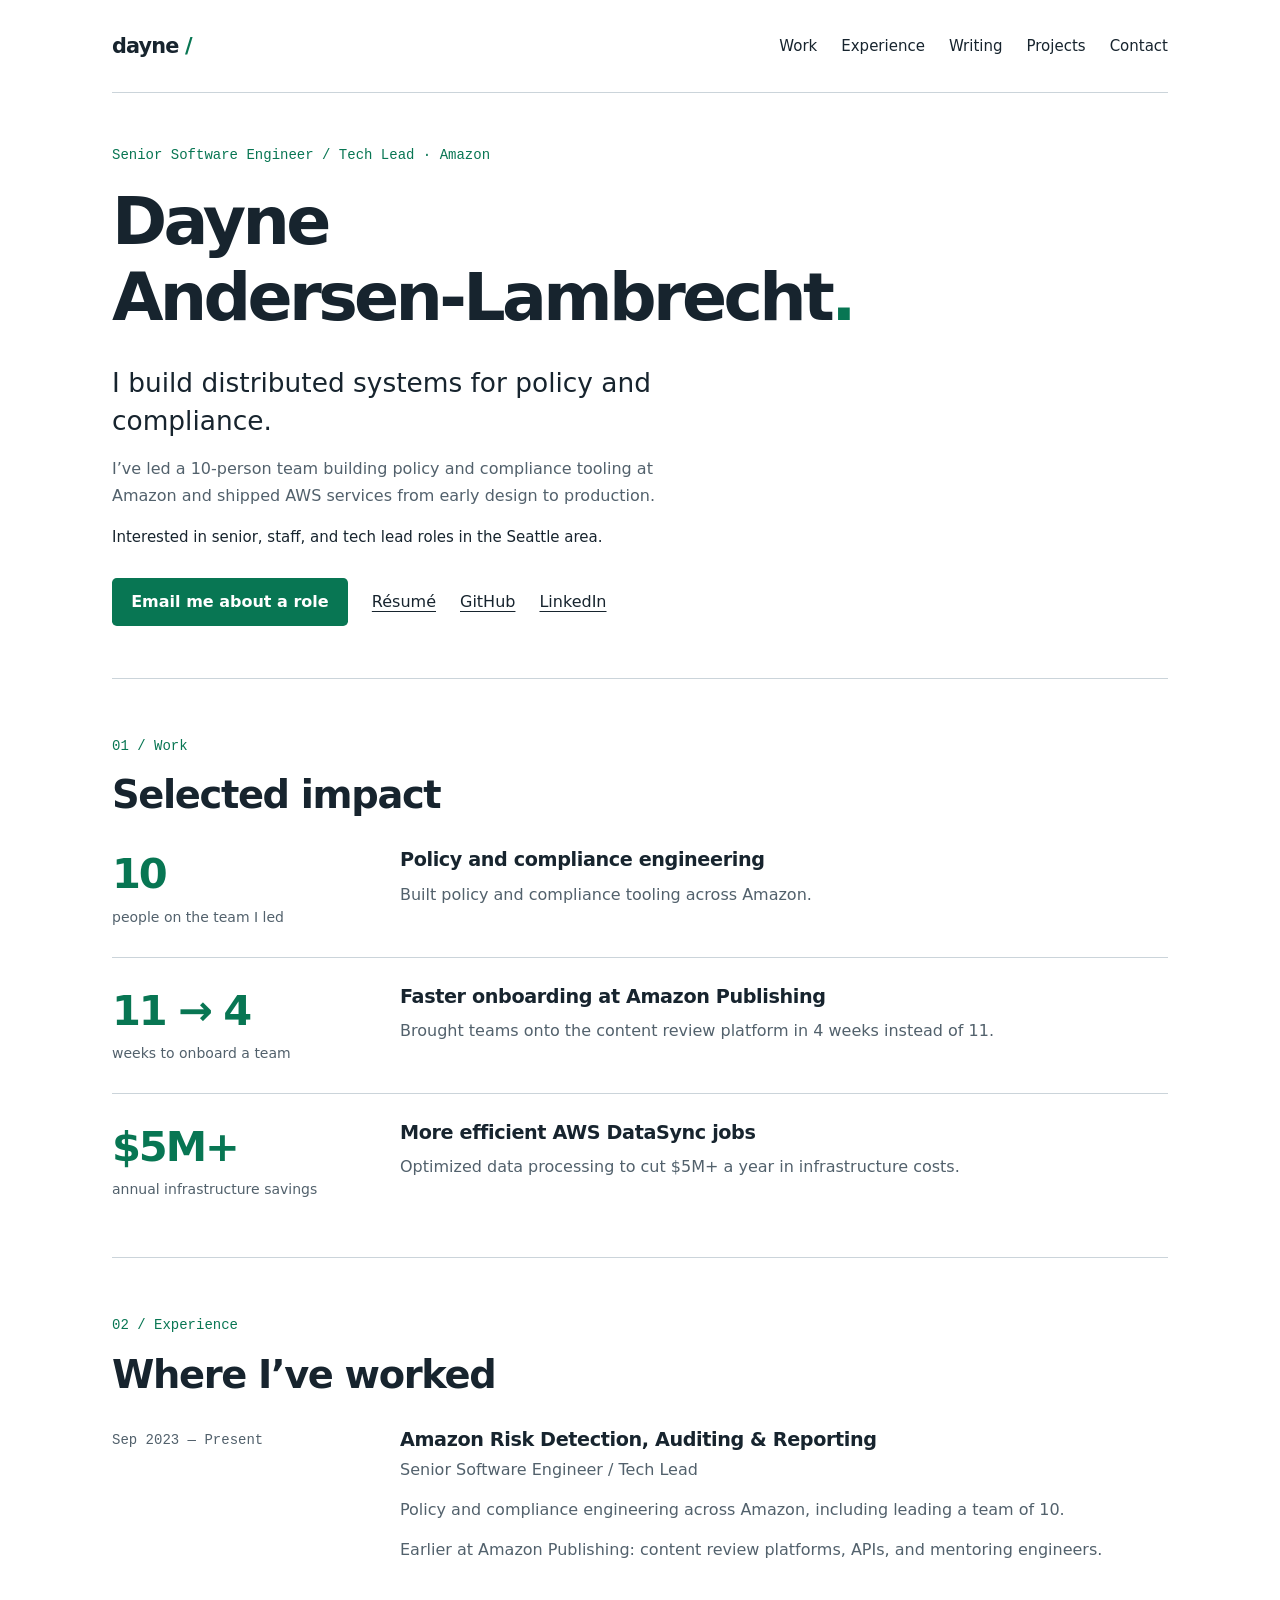
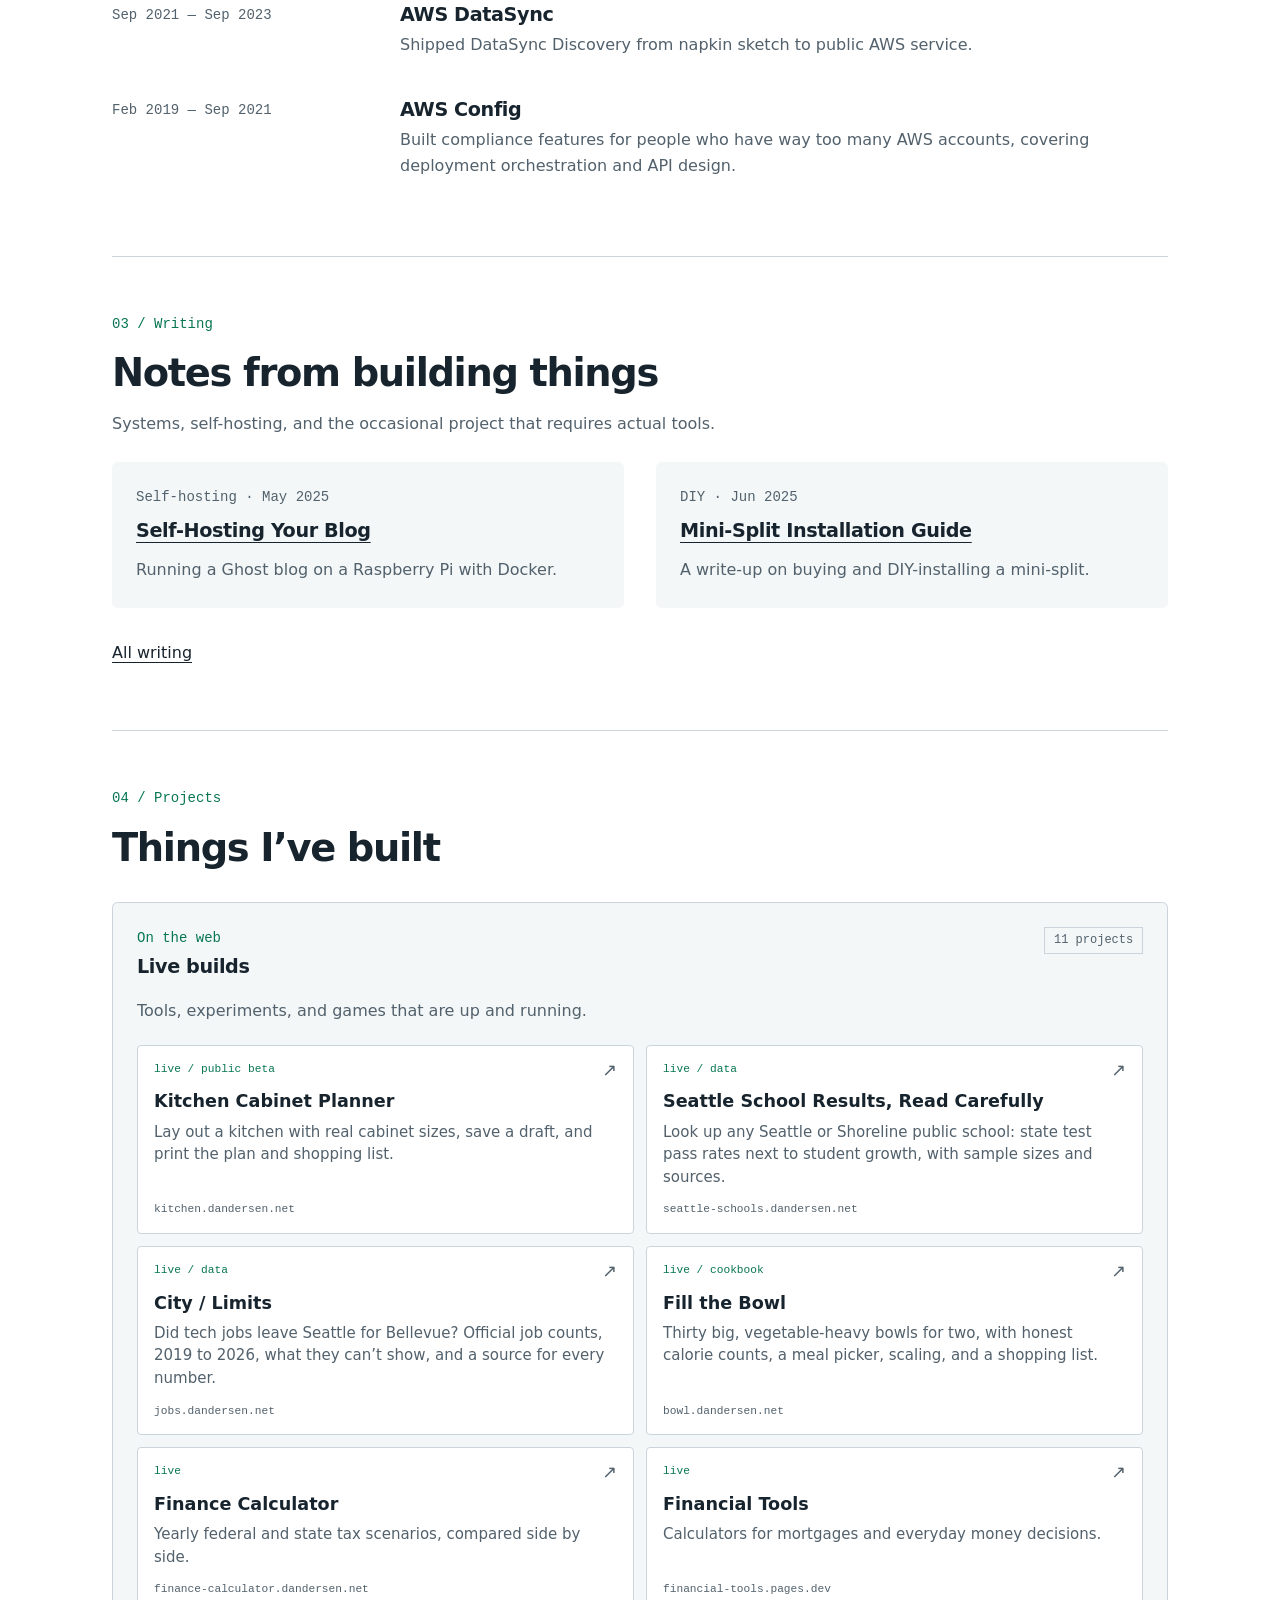
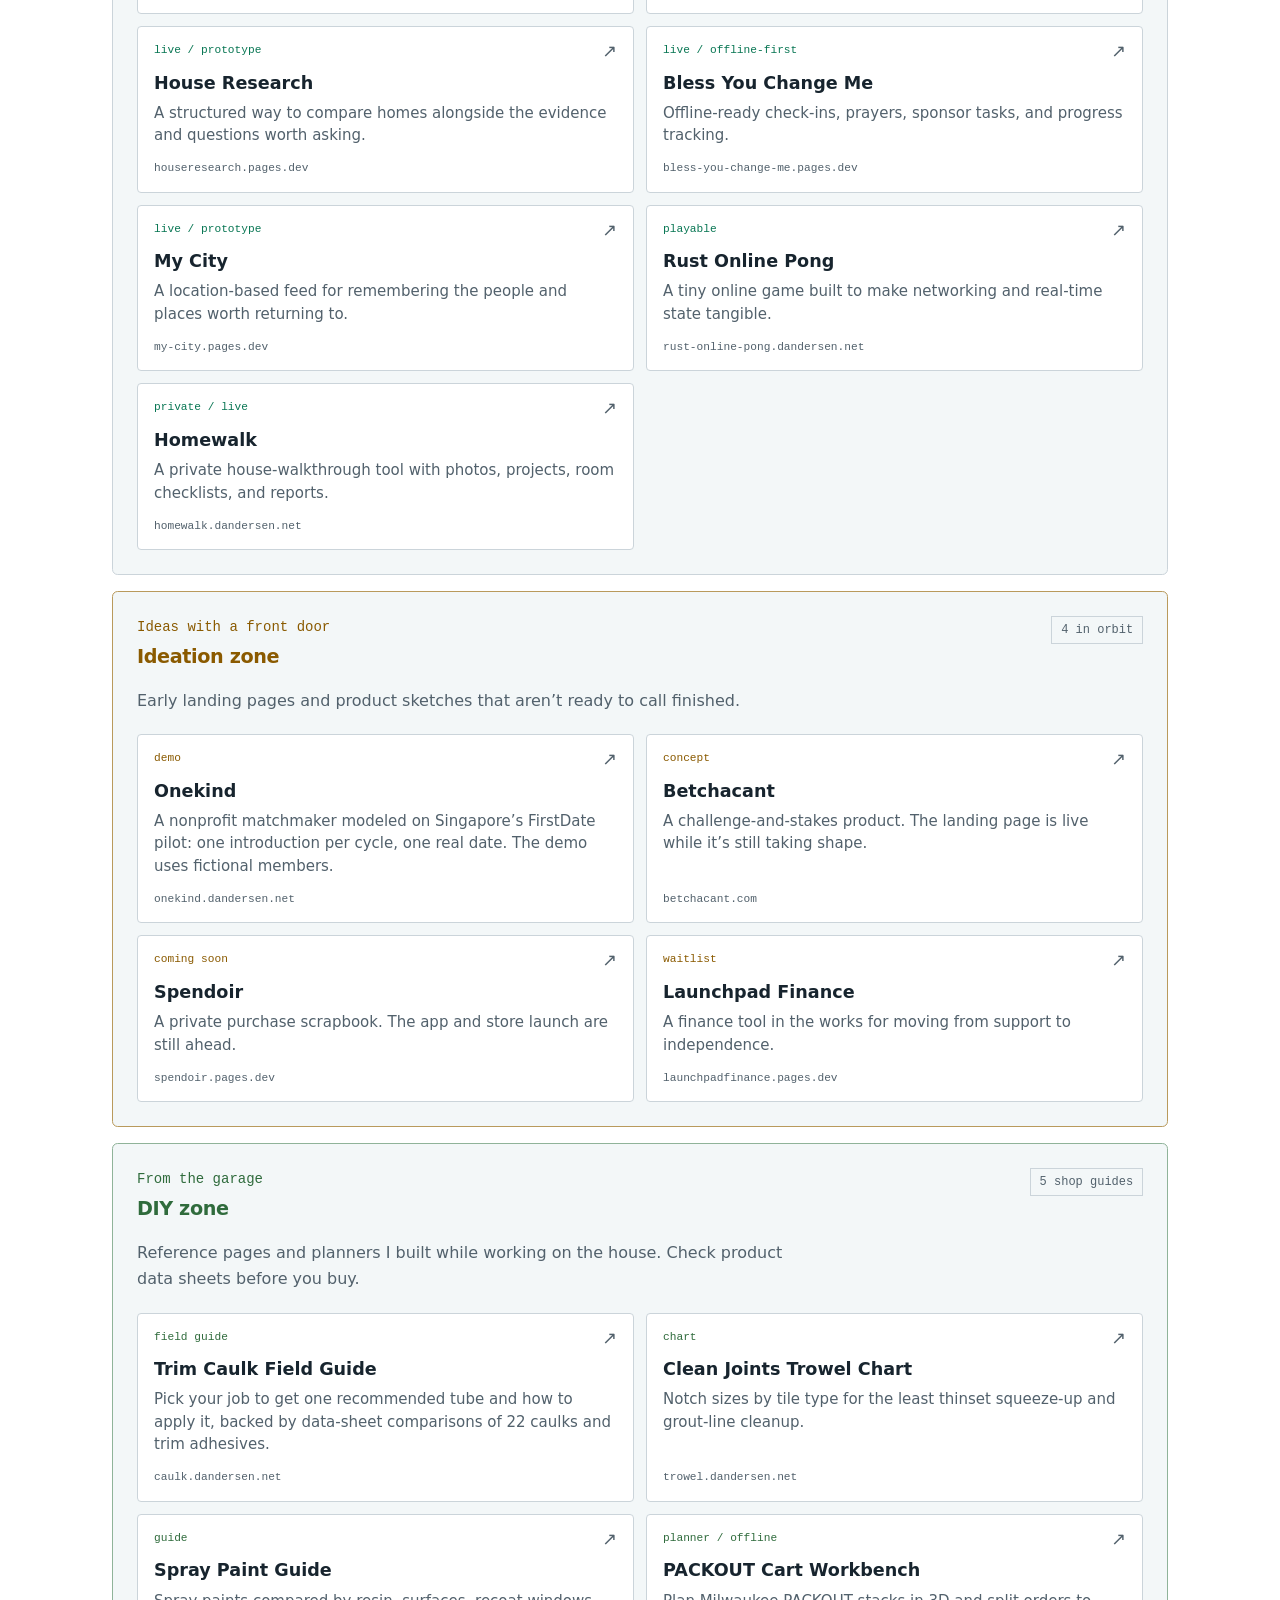
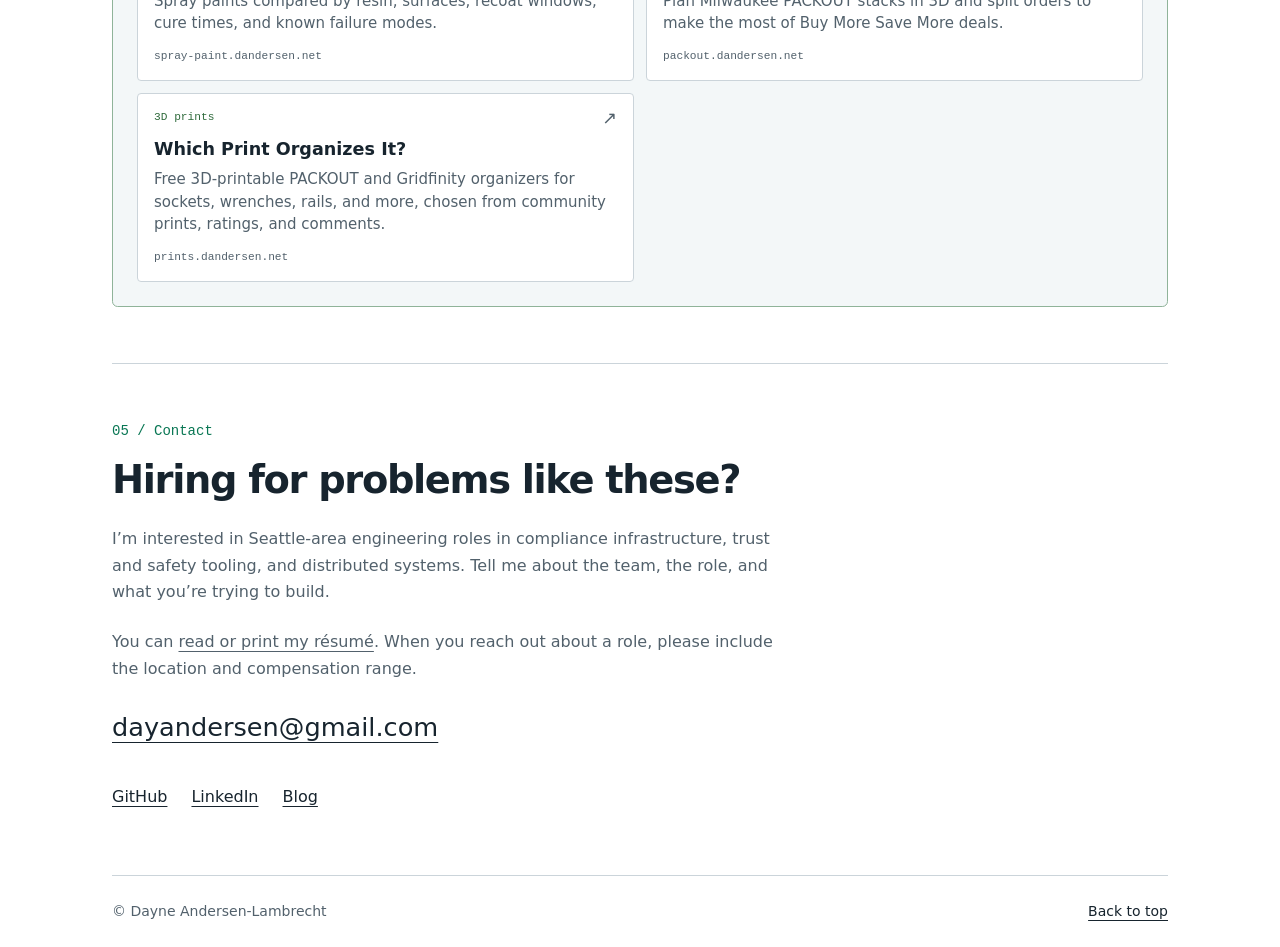
<file: index.html>
<!DOCTYPE html>
<html lang="en">
<head>
  <meta charset="UTF-8">
  <meta name="viewport" content="width=device-width, initial-scale=1">
  <meta name="color-scheme" content="dark light">
  <title>Dayne Andersen-Lambrecht — Compliance Engineering &amp; Distributed Systems</title>
  <meta name="description" content="Dayne Andersen-Lambrecht is a Senior Software Engineer / Tech Lead at Amazon working on distributed systems, policy tooling, and compliance engineering.">
  <link rel="canonical" href="https://dandersen.net/">
  <link rel="stylesheet" href="styles.css">
  <style>
    .project-shelf {
      padding: 1.5rem;
      background: var(--surface);
      border: 1px solid var(--line);
      border-radius: .35rem;
    }
    .project-shelf + .project-shelf { margin-top: 1rem; }
    .project-shelf.ideation { --project-accent: #d8ae52; border-color: #8d7135; }
    .project-shelf.diy { --project-accent: #7fb58a; border-color: #4d7556; }
    .project-shelf header {
      display: flex;
      align-items: flex-start;
      justify-content: space-between;
      gap: 1rem;
      margin-bottom: 1.25rem;
    }
    .project-shelf header .eyebrow { margin-bottom: .45rem; }
    .project-shelf h3 { color: var(--text); }
    .project-shelf.ideation h3,
    .project-shelf.ideation .eyebrow,
    .project-shelf.ideation .project-state,
    .project-shelf.diy h3,
    .project-shelf.diy .eyebrow,
    .project-shelf.diy .project-state { color: var(--project-accent); }
    .project-count {
      flex: 0 0 auto;
      padding: .35rem .55rem;
      border: 1px solid var(--line);
      color: var(--muted);
      font: .75rem/1.2 ui-monospace, SFMono-Regular, Consolas, monospace;
      white-space: nowrap;
    }
    .project-summary { max-width: 42rem; margin-bottom: 1.25rem; }
    .project-grid {
      display: grid;
      grid-template-columns: repeat(2, minmax(0, 1fr));
      gap: .75rem;
    }
    .project-card {
      display: flex;
      flex-direction: column;
      min-height: 10rem;
      padding: 1rem;
      background: var(--bg);
      border: 1px solid var(--line);
      border-radius: .25rem;
      text-decoration: none;
      transition: border-color .2s ease, transform .2s ease, background-color .2s ease;
    }
    .project-card:hover,
    .project-card:focus-visible {
      background: var(--surface);
      border-color: var(--accent);
      transform: translateY(-2px);
    }
    .project-shelf.ideation .project-card:hover,
    .project-shelf.ideation .project-card:focus-visible,
    .project-shelf.diy .project-card:hover,
    .project-shelf.diy .project-card:focus-visible { border-color: var(--project-accent); }
    .project-card:focus-visible { outline: 3px solid var(--accent); outline-offset: 3px; }
    .project-card-top { display: flex; justify-content: space-between; gap: .75rem; margin-bottom: .75rem; }
    .project-state { color: var(--accent); font: .7rem/1.3 ui-monospace, SFMono-Regular, Consolas, monospace; }
    .project-arrow { color: var(--muted); font-size: 1.1rem; line-height: 1; }
    .project-card h4 { margin: 0 0 .45rem; color: var(--text); font-size: 1.1rem; line-height: 1.25; }
    .project-card p { font-size: .9375rem; line-height: 1.5; }
    .project-url { margin-top: auto; padding-top: .9rem; color: var(--muted); font: .7rem/1.3 ui-monospace, SFMono-Regular, Consolas, monospace; overflow-wrap: anywhere; }
    @media (prefers-color-scheme: light) {
      .project-shelf.ideation { --project-accent: #8a5a00; border-color: #b99a5c; }
      .project-shelf.diy { --project-accent: #2f6b3c; border-color: #8fb399; }
    }
    @media (max-width: 44rem) {
      .project-grid { grid-template-columns: 1fr; }
      .project-shelf { padding: 1.15rem; }
      .project-shelf header { flex-direction: column; }
    }
    @media (prefers-reduced-motion: reduce) {
      .project-card { transition: none; }
    }
  </style>
  <script type="application/ld+json">
{
  "@context": "https://schema.org",
  "@type": "ProfilePage",
  "@id": "https://dandersen.net/#profile",
  "url": "https://dandersen.net/",
  "name": "Dayne Andersen-Lambrecht — Compliance Engineering & Distributed Systems",
  "mainEntity": {
    "@type": "Person",
    "@id": "https://dandersen.net/#person",
    "name": "Dayne Andersen-Lambrecht",
    "url": "https://dandersen.net/",
    "jobTitle": "Senior Software Engineer / Tech Lead",
    "worksFor": {
      "@type": "Organization",
      "name": "Amazon"
    },
    "description": "Dayne Andersen-Lambrecht is a Senior Software Engineer / Tech Lead at Amazon working on distributed systems, policy tooling, and compliance engineering.",
    "knowsAbout": [
      "Distributed systems",
      "Policy tooling",
      "Compliance engineering",
      "API design",
      "Engineering mentorship"
    ],
    "sameAs": [
      "https://github.com/dayandersen",
      "https://linkedin.com/in/dayne-andersen"
    ]
  }
}
  </script>
</head>
<body>
  <a class="skip-link" href="#main-content">Skip to main content</a>
  <header class="site-header wrap">
    <a class="wordmark" href="./" aria-label="Dayne Andersen-Lambrecht, home">dayne<span aria-hidden="true"> /</span></a>
    <nav aria-label="Main navigation">
      <a href="#work">Work</a>
      <a href="#experience">Experience</a>
      <a href="#writing">Writing</a>
      <a href="#projects">Projects</a>
      <a href="#contact">Contact</a>
    </nav>
  </header>
  <main id="main-content" class="wrap" tabindex="-1">
    <section class="intro" aria-labelledby="intro-heading">
      <p class="eyebrow">Senior Software Engineer / Tech Lead · Amazon</p>
      <h1 id="intro-heading">Dayne<br>Andersen-Lambrecht<span class="accent">.</span></h1>
      <p class="lead">I build distributed systems for policy and compliance.</p>
      <p class="intro-detail">I’ve led a 10-person team building policy and compliance tooling at Amazon and shipped AWS services from early design to production.</p>
      <p class="role-interest">Interested in senior, staff, and tech lead roles in the Seattle area.</p>
      <div class="links">
        <!--email_off--><a class="button" href="mailto:dayandersen@gmail.com?subject=Engineering%20role%20inquiry">Email me about a role</a><!--/email_off-->
        <a href="/resume">Résumé</a>
        <a href="https://github.com/dayandersen">GitHub</a>
        <a href="https://linkedin.com/in/dayne-andersen">LinkedIn</a>
      </div>
    </section>

    <section id="work" class="section" aria-labelledby="work-heading">
      <div class="section-heading"><p class="eyebrow">01 / Work</p><h2 id="work-heading">Selected impact</h2></div>
      <div class="work-list">
        <article class="work-item">
          <div class="result"><strong>10</strong><span>people on the team I led</span></div>
          <div><h3>Policy and compliance engineering</h3><p>Built policy and compliance tooling across Amazon.</p></div>
        </article>
        <article class="work-item">
          <div class="result"><strong>11 → 4</strong><span>weeks to onboard a team</span></div>
          <div><h3>Faster onboarding at Amazon Publishing</h3><p>Brought teams onto the content review platform in 4 weeks instead of 11.</p></div>
        </article>
        <article class="work-item">
          <div class="result"><strong>$5M+</strong><span>annual infrastructure savings</span></div>
          <div><h3>More efficient AWS DataSync jobs</h3><p>Optimized data processing to cut $5M+ a year in infrastructure costs.</p></div>
        </article>
      </div>
    </section>

    <section id="experience" class="section" aria-labelledby="experience-heading">
      <div class="section-heading"><p class="eyebrow">02 / Experience</p><h2 id="experience-heading">Where I’ve worked</h2></div>
      <div class="experience-list">
        <article>
          <p class="meta"><time datetime="2023-09">Sep 2023</time> — Present</p>
          <div>
            <h3>Amazon Risk Detection, Auditing &amp; Reporting</h3>
            <p>Senior Software Engineer / Tech Lead</p>
            <p>Policy and compliance engineering across Amazon, including leading a team of 10.</p>
            <p>Earlier at Amazon Publishing: content review platforms, APIs, and mentoring engineers.</p>
          </div>
        </article>
        <article>
          <p class="meta"><time datetime="2021-09">Sep 2021</time> — <time datetime="2023-09">Sep 2023</time></p>
          <div><h3>AWS DataSync</h3><p>Shipped DataSync Discovery from napkin sketch to public AWS service.</p></div>
        </article>
        <article>
          <p class="meta"><time datetime="2019-02">Feb 2019</time> — <time datetime="2021-09">Sep 2021</time></p>
          <div><h3>AWS Config</h3><p>Built compliance features for people who have way too many AWS accounts, covering deployment orchestration and API design.</p></div>
        </article>
      </div>
    </section>

    <section id="writing" class="section" aria-labelledby="writing-heading">
      <div class="section-heading"><p class="eyebrow">03 / Writing</p><h2 id="writing-heading">Notes from building things</h2></div>
      <p class="section-intro">Systems, self-hosting, and the occasional project that requires actual tools.</p>
      <div class="writing-list">
        <article>
          <p class="meta">Self-hosting · <time datetime="2025-05-04">May 2025</time></p>
          <h3><a href="https://blog.dandersen.net/2025/05/self-hosting-your-blog.html">Self-Hosting Your Blog</a></h3>
          <p>Running a Ghost blog on a Raspberry Pi with Docker.</p>
        </article>
        <article>
          <p class="meta">DIY · <time datetime="2025-06-11">Jun 2025</time></p>
          <h3><a href="https://blog.dandersen.net/2025/06/on-different-note-mini-split.html">Mini-Split Installation Guide</a></h3>
          <p>A write-up on buying and DIY-installing a mini-split.</p>
        </article>
      </div>
      <a class="text-link" href="https://blog.dandersen.net/">All writing</a>
    </section>

    <section id="projects" class="section" aria-labelledby="projects-heading">
      <div class="section-heading"><p class="eyebrow">04 / Projects</p><h2 id="projects-heading">Things I’ve built</h2></div>

      <div class="project-shelf">
        <header>
          <div>
            <p class="eyebrow">On the web</p>
            <h3>Live builds</h3>
          </div>
          <span class="project-count">11 projects</span>
        </header>
        <p class="project-summary">Tools, experiments, and games that are up and running.</p>
        <div class="project-grid">
          <a class="project-card" href="https://kitchen.dandersen.net/" target="_blank" rel="noopener noreferrer">
            <div class="project-card-top"><span class="project-state">live / public beta</span><span class="project-arrow" aria-hidden="true">↗</span></div>
            <h4>Kitchen Cabinet Planner</h4>
            <p>Lay out a kitchen with real cabinet sizes, save a draft, and print the plan and shopping list.</p>
            <span class="project-url">kitchen.dandersen.net</span>
          </a>
          <a class="project-card" href="https://seattle-schools.dandersen.net/" target="_blank" rel="noopener noreferrer">
            <div class="project-card-top"><span class="project-state">live / data</span><span class="project-arrow" aria-hidden="true">↗</span></div>
            <h4>Seattle School Results, Read Carefully</h4>
            <p>Look up any Seattle or Shoreline public school: state test pass rates next to student growth, with sample sizes and sources.</p>
            <span class="project-url">seattle-schools.dandersen.net</span>
          </a>
          <a class="project-card" href="https://jobs.dandersen.net/" target="_blank" rel="noopener noreferrer">
            <div class="project-card-top"><span class="project-state">live / data</span><span class="project-arrow" aria-hidden="true">↗</span></div>
            <h4>City / Limits</h4>
            <p>Did tech jobs leave Seattle for Bellevue? Official job counts, 2019 to 2026, what they can’t show, and a source for every number.</p>
            <span class="project-url">jobs.dandersen.net</span>
          </a>
          <a class="project-card" href="https://bowl.dandersen.net/" target="_blank" rel="noopener noreferrer">
            <div class="project-card-top"><span class="project-state">live / cookbook</span><span class="project-arrow" aria-hidden="true">↗</span></div>
            <h4>Fill the Bowl</h4>
            <p>Thirty big, vegetable-heavy bowls for two, with honest calorie counts, a meal picker, scaling, and a shopping list.</p>
            <span class="project-url">bowl.dandersen.net</span>
          </a>
          <a class="project-card" href="https://finance-calculator.dandersen.net/" target="_blank" rel="noopener noreferrer">
            <div class="project-card-top"><span class="project-state">live</span><span class="project-arrow" aria-hidden="true">↗</span></div>
            <h4>Finance Calculator</h4>
            <p>Yearly federal and state tax scenarios, compared side by side.</p>
            <span class="project-url">finance-calculator.dandersen.net</span>
          </a>
          <a class="project-card" href="https://financial-tools.pages.dev/" target="_blank" rel="noopener noreferrer">
            <div class="project-card-top"><span class="project-state">live</span><span class="project-arrow" aria-hidden="true">↗</span></div>
            <h4>Financial Tools</h4>
            <p>Calculators for mortgages and everyday money decisions.</p>
            <span class="project-url">financial-tools.pages.dev</span>
          </a>
          <a class="project-card" href="https://houseresearch.pages.dev/" target="_blank" rel="noopener noreferrer">
            <div class="project-card-top"><span class="project-state">live / prototype</span><span class="project-arrow" aria-hidden="true">↗</span></div>
            <h4>House Research</h4>
            <p>A structured way to compare homes alongside the evidence and questions worth asking.</p>
            <span class="project-url">houseresearch.pages.dev</span>
          </a>
          <a class="project-card" href="https://bless-you-change-me.pages.dev/" target="_blank" rel="noopener noreferrer">
            <div class="project-card-top"><span class="project-state">live / offline-first</span><span class="project-arrow" aria-hidden="true">↗</span></div>
            <h4>Bless You Change Me</h4>
            <p>Offline-ready check-ins, prayers, sponsor tasks, and progress tracking.</p>
            <span class="project-url">bless-you-change-me.pages.dev</span>
          </a>
          <a class="project-card" href="https://my-city.pages.dev/" target="_blank" rel="noopener noreferrer">
            <div class="project-card-top"><span class="project-state">live / prototype</span><span class="project-arrow" aria-hidden="true">↗</span></div>
            <h4>My City</h4>
            <p>A location-based feed for remembering the people and places worth returning to.</p>
            <span class="project-url">my-city.pages.dev</span>
          </a>
          <a class="project-card" href="https://rust-online-pong.dandersen.net/" target="_blank" rel="noopener noreferrer">
            <div class="project-card-top"><span class="project-state">playable</span><span class="project-arrow" aria-hidden="true">↗</span></div>
            <h4>Rust Online Pong</h4>
            <p>A tiny online game built to make networking and real-time state tangible.</p>
            <span class="project-url">rust-online-pong.dandersen.net</span>
          </a>
          <a class="project-card" href="https://homewalk.dandersen.net/" target="_blank" rel="noopener noreferrer">
            <div class="project-card-top"><span class="project-state">private / live</span><span class="project-arrow" aria-hidden="true">↗</span></div>
            <h4>Homewalk</h4>
            <p>A private house-walkthrough tool with photos, projects, room checklists, and reports.</p>
            <span class="project-url">homewalk.dandersen.net</span>
          </a>
        </div>
      </div>

      <div class="project-shelf ideation">
        <header>
          <div>
            <p class="eyebrow">Ideas with a front door</p>
            <h3>Ideation zone</h3>
          </div>
          <span class="project-count">4 in orbit</span>
        </header>
        <p class="project-summary">Early landing pages and product sketches that aren’t ready to call finished.</p>
        <div class="project-grid">
          <a class="project-card" href="https://onekind.dandersen.net/" target="_blank" rel="noopener noreferrer">
            <div class="project-card-top"><span class="project-state">demo</span><span class="project-arrow" aria-hidden="true">↗</span></div>
            <h4>Onekind</h4>
            <p>A nonprofit matchmaker modeled on Singapore’s FirstDate pilot: one introduction per cycle, one real date. The demo uses fictional members.</p>
            <span class="project-url">onekind.dandersen.net</span>
          </a>
          <a class="project-card" href="https://betchacant.com/" target="_blank" rel="noopener noreferrer">
            <div class="project-card-top"><span class="project-state">concept</span><span class="project-arrow" aria-hidden="true">↗</span></div>
            <h4>Betchacant</h4>
            <p>A challenge-and-stakes product. The landing page is live while it’s still taking shape.</p>
            <span class="project-url">betchacant.com</span>
          </a>
          <a class="project-card" href="https://spendoir.pages.dev/" target="_blank" rel="noopener noreferrer">
            <div class="project-card-top"><span class="project-state">coming soon</span><span class="project-arrow" aria-hidden="true">↗</span></div>
            <h4>Spendoir</h4>
            <p>A private purchase scrapbook. The app and store launch are still ahead.</p>
            <span class="project-url">spendoir.pages.dev</span>
          </a>
          <a class="project-card" href="https://launchpadfinance.pages.dev/" target="_blank" rel="noopener noreferrer">
            <div class="project-card-top"><span class="project-state">waitlist</span><span class="project-arrow" aria-hidden="true">↗</span></div>
            <h4>Launchpad Finance</h4>
            <p>A finance tool in the works for moving from support to independence.</p>
            <span class="project-url">launchpadfinance.pages.dev</span>
          </a>
        </div>
      </div>

      <div class="project-shelf diy">
        <header>
          <div>
            <p class="eyebrow">From the garage</p>
            <h3>DIY zone</h3>
          </div>
          <span class="project-count">5 shop guides</span>
        </header>
        <p class="project-summary">Reference pages and planners I built while working on the house. Check product data sheets before you buy.</p>
        <div class="project-grid">
          <a class="project-card" href="https://caulk.dandersen.net/" target="_blank" rel="noopener noreferrer">
            <div class="project-card-top"><span class="project-state">field guide</span><span class="project-arrow" aria-hidden="true">↗</span></div>
            <h4>Trim Caulk Field Guide</h4>
            <p>Pick your job to get one recommended tube and how to apply it, backed by data-sheet comparisons of 22 caulks and trim adhesives.</p>
            <span class="project-url">caulk.dandersen.net</span>
          </a>
          <a class="project-card" href="https://trowel.dandersen.net/" target="_blank" rel="noopener noreferrer">
            <div class="project-card-top"><span class="project-state">chart</span><span class="project-arrow" aria-hidden="true">↗</span></div>
            <h4>Clean Joints Trowel Chart</h4>
            <p>Notch sizes by tile type for the least thinset squeeze-up and grout-line cleanup.</p>
            <span class="project-url">trowel.dandersen.net</span>
          </a>
          <a class="project-card" href="https://spray-paint.dandersen.net/" target="_blank" rel="noopener noreferrer">
            <div class="project-card-top"><span class="project-state">guide</span><span class="project-arrow" aria-hidden="true">↗</span></div>
            <h4>Spray Paint Guide</h4>
            <p>Spray paints compared by resin, surfaces, recoat windows, cure times, and known failure modes.</p>
            <span class="project-url">spray-paint.dandersen.net</span>
          </a>
          <a class="project-card" href="https://packout.dandersen.net/" target="_blank" rel="noopener noreferrer">
            <div class="project-card-top"><span class="project-state">planner / offline</span><span class="project-arrow" aria-hidden="true">↗</span></div>
            <h4>PACKOUT Cart Workbench</h4>
            <p>Plan Milwaukee PACKOUT stacks in 3D and split orders to make the most of Buy More Save More deals.</p>
            <span class="project-url">packout.dandersen.net</span>
          </a>
          <a class="project-card" href="https://prints.dandersen.net/" target="_blank" rel="noopener noreferrer">
            <div class="project-card-top"><span class="project-state">3D prints</span><span class="project-arrow" aria-hidden="true">↗</span></div>
            <h4>Which Print Organizes It?</h4>
            <p>Free 3D-printable PACKOUT and Gridfinity organizers for sockets, wrenches, rails, and more, chosen from community prints, ratings, and comments.</p>
            <span class="project-url">prints.dandersen.net</span>
          </a>
        </div>
      </div>
    </section>

    <section id="contact" class="section contact" aria-labelledby="contact-heading">
      <p class="eyebrow">05 / Contact</p>
      <h2 id="contact-heading">Hiring for problems like these?</h2>
      <p class="contact-detail">I’m interested in Seattle-area engineering roles in compliance infrastructure, trust and safety tooling, and distributed systems. Tell me about the team, the role, and what you’re trying to build.</p>
      <p class="contact-detail">You can <a href="/resume">read or print my résumé</a>. When you reach out about a role, please include the location and compensation range.</p>
      <!--email_off--><a class="contact-email" href="mailto:dayandersen@gmail.com?subject=Engineering%20role%20inquiry">dayandersen@gmail.com</a><!--/email_off-->
      <div class="links"><a href="https://github.com/dayandersen">GitHub</a><a href="https://linkedin.com/in/dayne-andersen">LinkedIn</a><a href="https://blog.dandersen.net/">Blog</a></div>
    </section>
  </main>
  <footer class="site-footer wrap"><p>© Dayne Andersen-Lambrecht</p><a href="#main-content">Back to top</a></footer>
</body>
</html>
</file>
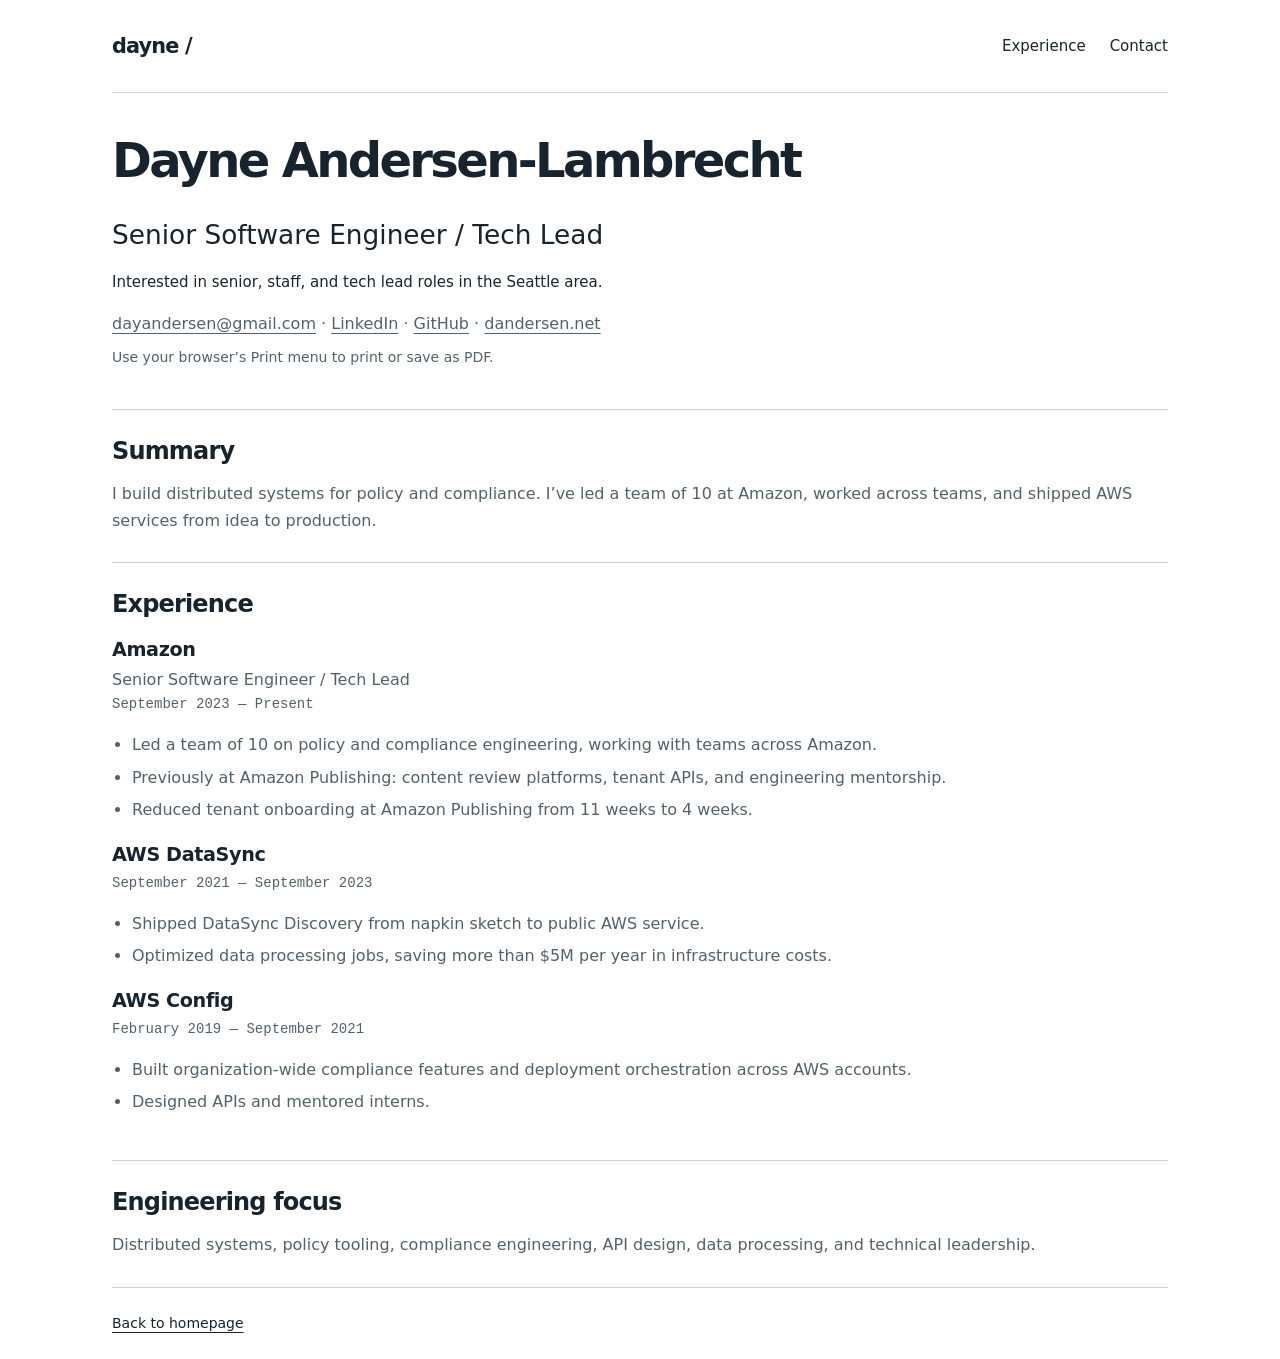
<file: resume.html>
<!DOCTYPE html>
<html lang="en">
<head>
  <meta charset="UTF-8">
  <meta name="viewport" content="width=device-width, initial-scale=1">
  <meta name="color-scheme" content="dark light">
  <title>Dayne Andersen-Lambrecht — Engineering Résumé</title>
  <meta name="description" content="Engineering experience, team leadership, and AWS service delivery. Interested in Seattle-area engineering roles.">
  <link rel="canonical" href="https://dandersen.net/resume">
  <link rel="stylesheet" href="/styles.css">
</head>
<body>
  <a class="skip-link" href="#main-content">Skip to main content</a>
  <header class="site-header wrap"><a class="wordmark" href="/">dayne /</a><nav aria-label="Main navigation"><a href="/#experience">Experience</a><a href="/#contact">Contact</a></nav></header>
  <main id="main-content" class="wrap" tabindex="-1">
    <header class="resume-intro">
      <h1>Dayne Andersen-Lambrecht</h1>
      <p class="lead">Senior Software Engineer / Tech Lead</p>
      <p class="role-interest">Interested in senior, staff, and tech lead roles in the Seattle area.</p>
      <p class="resume-contact"><!--email_off--><a href="mailto:dayandersen@gmail.com?subject=Engineering%20role%20inquiry">dayandersen@gmail.com</a><!--/email_off--> · <a href="https://linkedin.com/in/dayne-andersen">LinkedIn</a> · <a href="https://github.com/dayandersen">GitHub</a> · <a href="https://dandersen.net/">dandersen.net</a></p>
      <p class="print-hint">Use your browser’s Print menu to print or save as PDF.</p>
    </header>
    <section class="resume-section" aria-labelledby="summary-heading">
      <h2 id="summary-heading">Summary</h2>
      <p>I build distributed systems for policy and compliance. I’ve led a team of 10 at Amazon, worked across teams, and shipped AWS services from idea to production.</p>
    </section>
    <section class="resume-section" aria-labelledby="experience-heading">
      <h2 id="experience-heading">Experience</h2>
      <article>
        <h3>Amazon</h3>
        <p>Senior Software Engineer / Tech Lead</p>
        <p class="meta"><time datetime="2023-09">September 2023</time> — Present</p>
        <ul>
          <li>Led a team of 10 on policy and compliance engineering, working with teams across Amazon.</li>
          <li>Previously at Amazon Publishing: content review platforms, tenant APIs, and engineering mentorship.</li>
          <li>Reduced tenant onboarding at Amazon Publishing from 11 weeks to 4 weeks.</li>
        </ul>
      </article>
      <article>
        <h3>AWS DataSync</h3>
        <p class="meta"><time datetime="2021-09">September 2021</time> — <time datetime="2023-09">September 2023</time></p>
        <ul>
          <li>Shipped DataSync Discovery from napkin sketch to public AWS service.</li>
          <li>Optimized data processing jobs, saving more than $5M per year in infrastructure costs.</li>
        </ul>
      </article>
      <article>
        <h3>AWS Config</h3>
        <p class="meta"><time datetime="2019-02">February 2019</time> — <time datetime="2021-09">September 2021</time></p>
        <ul>
          <li>Built organization-wide compliance features and deployment orchestration across AWS accounts.</li>
          <li>Designed APIs and mentored interns.</li>
        </ul>
      </article>
    </section>
    <section class="resume-section" aria-labelledby="focus-heading">
      <h2 id="focus-heading">Engineering focus</h2>
      <p>Distributed systems, policy tooling, compliance engineering, API design, data processing, and technical leadership.</p>
    </section>
  </main>
  <footer class="site-footer wrap"><a href="/">Back to homepage</a></footer>
</body>
</html>
</file>
<file: styles.css>
/* Shared semantic colors keep light and dark appearances consistent. */
:root {
  color-scheme: dark light;
  --bg: #101820;
  --text: #edf2f5;
  --muted: #aab8c4;
  --accent: #69e0b4;
  --line: #35454f;
  --button-text: #101820;
  --surface: #17242e;
}
@media (prefers-color-scheme: light) {
  :root {
    --bg: #ffffff;
    --text: #17242e;
    --muted: #52616c;
    --accent: #087653;
    --line: #cbd4da;
    --button-text: #ffffff;
    --surface: #f3f7f8;
  }
}
* { box-sizing: border-box; }
html { scroll-padding-top: 2rem; }
body { margin: 0; background: var(--bg); color: var(--text); font: 1rem/1.65 system-ui, -apple-system, BlinkMacSystemFont, "Segoe UI", sans-serif; }
a { color: inherit; text-decoration-thickness: 1px; text-underline-offset: .25em; }
a:hover { color: var(--accent); }
a:focus-visible, main:focus-visible { outline: 3px solid var(--accent); outline-offset: 6px; border-radius: 2px; }
p, h1, h2, h3 { margin: 0; }
p { color: var(--muted); }
h1, h2, h3 { line-height: 1.15; text-wrap: balance; }
h1 { font-size: clamp(2.25rem, 5.2vw, 4.5rem); letter-spacing: -.055em; overflow-wrap: anywhere; }
h2 { font-size: clamp(1.75rem, 3vw, 2.5rem); letter-spacing: -.035em; }
h3 { font-size: 1.2rem; letter-spacing: -.02em; }
.wrap { width: min(100% - 3rem, 66rem); margin-inline: auto; }
.site-header { display: flex; align-items: center; justify-content: space-between; gap: 1rem; flex-wrap: wrap; padding-block: 1.6rem; border-bottom: 1px solid var(--line); }
.wordmark { font-size: 1.3rem; font-weight: 700; text-decoration: none; letter-spacing: -.04em; }
.wordmark span, .accent { color: var(--accent); }
nav, .links { display: flex; align-items: center; gap: 1.5rem; flex-wrap: wrap; }
nav a { font-size: .9375rem; text-decoration: none; padding-block: .5rem; }
.intro { padding-block: clamp(2rem, 4vw, 3.5rem); }
.eyebrow, .meta { font-family: ui-monospace, SFMono-Regular, Consolas, monospace; font-size: .875rem; line-height: 1.6; }
.eyebrow { color: var(--accent); margin-bottom: 1rem; }
.lead { font-size: clamp(1.25rem, 2.2vw, 1.65rem); color: var(--text); max-width: 35rem; margin-top: 1.75rem; line-height: 1.45; }
.intro-detail { max-width: 37rem; margin-top: 1rem; }
.role-interest { margin-top: 1rem; font-size: .9375rem; color: var(--text); }
.resume-intro h1 { font-size: clamp(2rem, 4vw, 3rem); }
.resume-intro { padding-block: 2.5rem; }
.resume-section { padding-block: 1.75rem; border-top: 1px solid var(--line); }
.resume-section h2 { font-size: 1.5rem; margin-bottom: 1rem; }
.resume-section h3 { margin-block: 1.25rem .4rem; }
.resume-section ul { padding-left: 1.25rem; color: var(--muted); }
.resume-section li + li { margin-top: .4rem; }
.resume-contact { margin-top: 1rem; overflow-wrap: anywhere; }
.print-hint { margin-top: .5rem; font-size: .875rem; }
.links { margin-top: 1.75rem; }
.links a { padding-block: .5rem; }
.button { display: inline-block; padding: .7rem 1.2rem !important; background: var(--accent); color: var(--button-text); font-weight: 650; border-radius: .3rem; text-decoration: none; }
.button:hover { color: var(--button-text); text-decoration: underline; }
.section { padding-block: 3.5rem; border-top: 1px solid var(--line); }
.section-heading { margin-bottom: 2rem; }
.work-item { display: grid; grid-template-columns: 15rem minmax(0, 1fr); gap: 3rem; padding-block: 1.75rem; border-top: 1px solid var(--line); }
.work-item:first-child { padding-top: 0; border-top: 0; }
.work-item:last-child { padding-bottom: 0; }
.result strong { display: block; font-size: 2.6rem; letter-spacing: -.05em; font-weight: 650; line-height: 1.2; color: var(--accent); }
.result span { display: block; margin-top: .4rem; font-size: .875rem; color: var(--muted); }
.work-item h3 { margin-bottom: .65rem; }
.work-item p { max-width: 39rem; }
.section-intro { margin-top: -1rem; margin-bottom: 1.5rem; }
.writing-list { display: grid; grid-template-columns: repeat(2, minmax(0, 1fr)); gap: 2rem; }
.writing-list article { padding: 1.5rem; background: var(--surface); border-radius: .35rem; }
.writing-list h3 { margin-block: .6rem .8rem; line-height: 1.4; }
.text-link { display: inline-block; margin-top: 1.5rem; padding-block: .5rem; }
.experience-list article { display: grid; grid-template-columns: 15rem minmax(0, 1fr); gap: 3rem; padding-block: 1.25rem; }
.experience-list article:first-child { padding-top: 0; }
.experience-list h3 { margin-bottom: .4rem; }
.experience-list p + p { margin-top: .85rem; }
.contact h2 { margin-bottom: 1.5rem; }
.contact-detail { max-width: 42rem; margin-bottom: 1.5rem; }
.contact-email { font-size: clamp(1.1rem, 2.5vw, 1.6rem); overflow-wrap: anywhere; }
.site-footer { display: flex; justify-content: space-between; flex-wrap: wrap; gap: 1rem; padding-block: 1.5rem; border-top: 1px solid var(--line); font-size: .875rem; }
.skip-link { position: absolute; left: 1rem; top: -10rem; background: var(--accent); color: var(--button-text); padding: .75rem 1rem; z-index: 10; }
.skip-link:focus { top: 1rem; color: var(--button-text); }
@media (max-width: 44rem) {
  .work-item, .experience-list article { grid-template-columns: 1fr; gap: 1rem; }
  .writing-list { grid-template-columns: 1fr; gap: 1rem; }
  .section { padding-block: 2.5rem; }
  .work-item { padding-block: 1.5rem; }
  nav, .links { gap: 1.1rem; }
}
@media print {
  :root { color-scheme: light; --bg: #fff; --text: #000; --muted: #333; --accent: #000; --line: #bbb; --surface: #fff; }
  body { font-size: 11pt; }
  .wrap { width: 100%; }
  .site-header, .site-footer, .skip-link, .intro .links, .contact .links, .print-hint { display: none; }
  .intro, .section { padding-block: 1rem; }
  h1 { font-size: 28pt; }
  h2 { font-size: 19pt; }
  h3 { font-size: 13pt; }
  h2, h3 { break-after: avoid; }
  article, .contact { break-inside: avoid; }
  .work-item, .experience-list article { grid-template-columns: 12rem minmax(0, 1fr); gap: 1rem; }
  .result strong { font-size: 23pt; }
  .writing-list { display: block; }
  .writing-list article { padding: .5rem 0; }
  a[href^="https://"]::after { content: " (" attr(href) ")"; font-size: 9pt; overflow-wrap: anywhere; }
}
/* No motion effects: all content is visible immediately, including with reduced motion or JavaScript disabled. */
</file>
